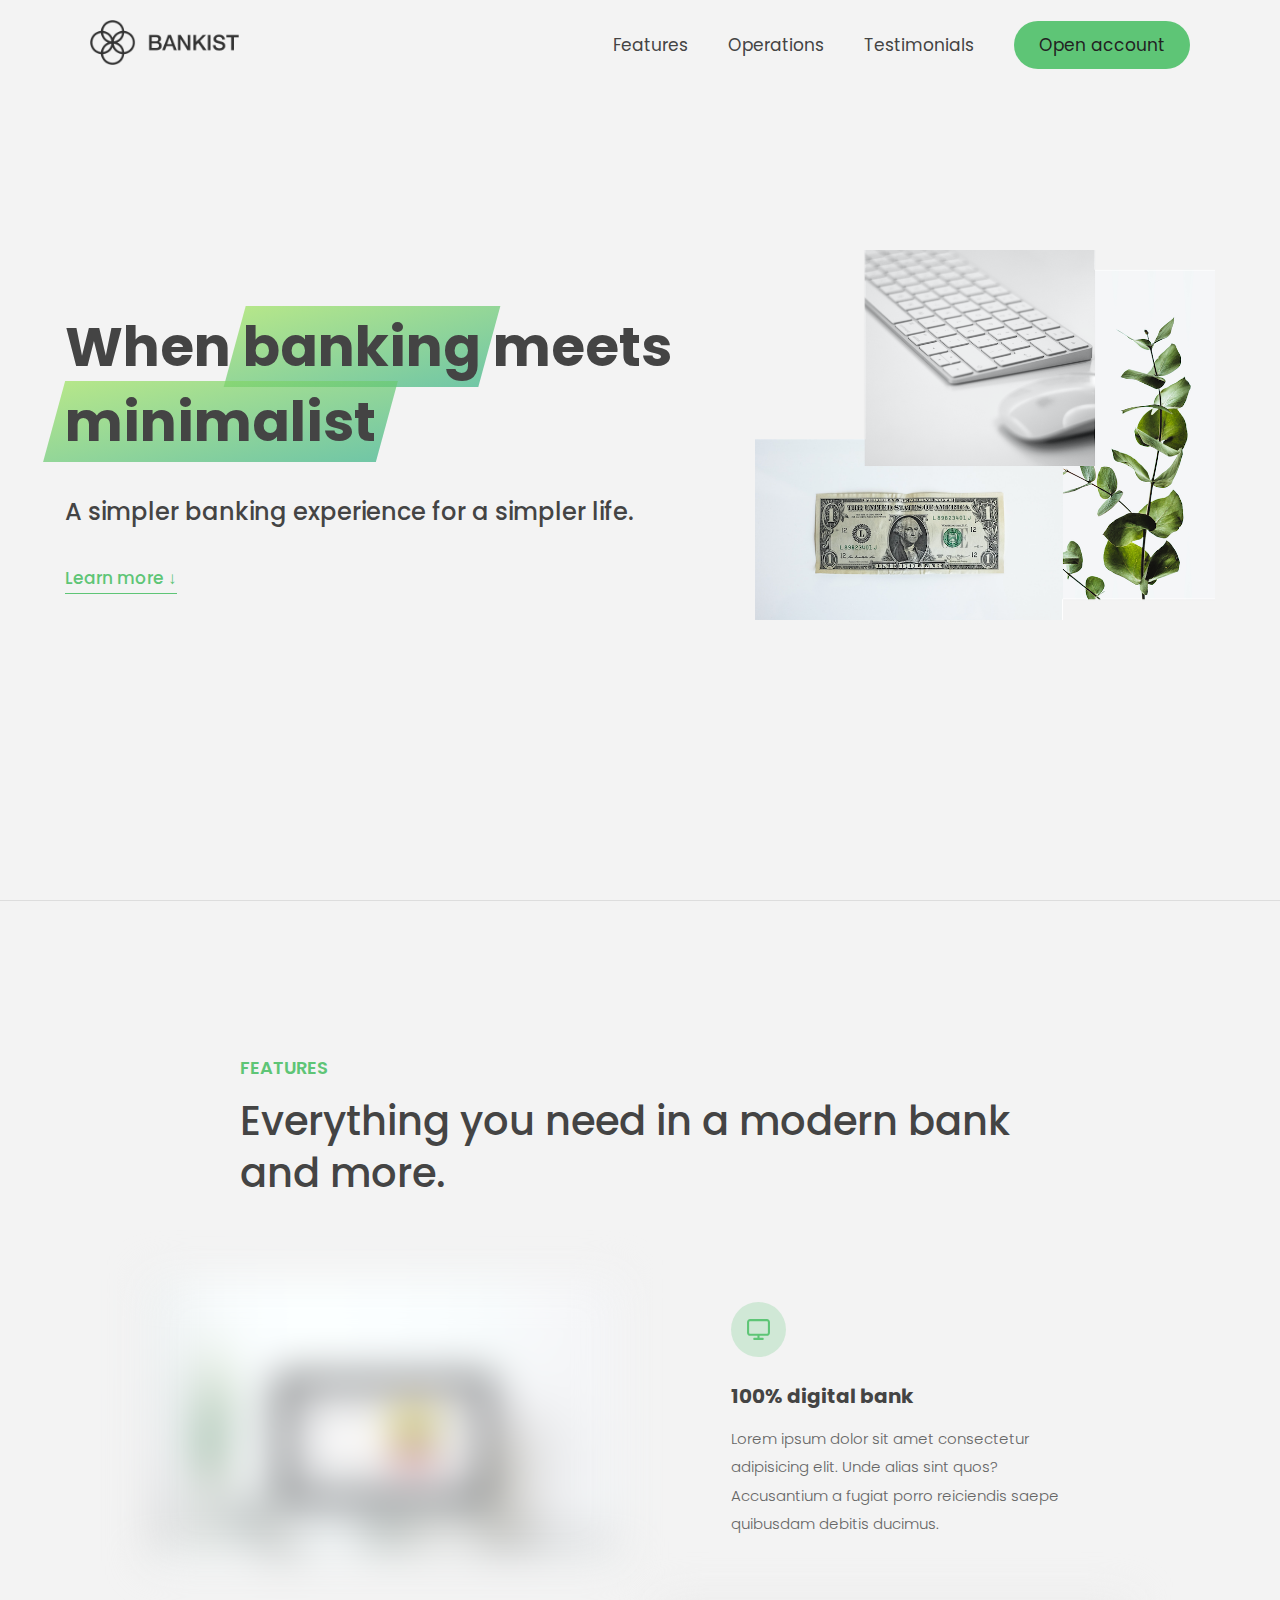
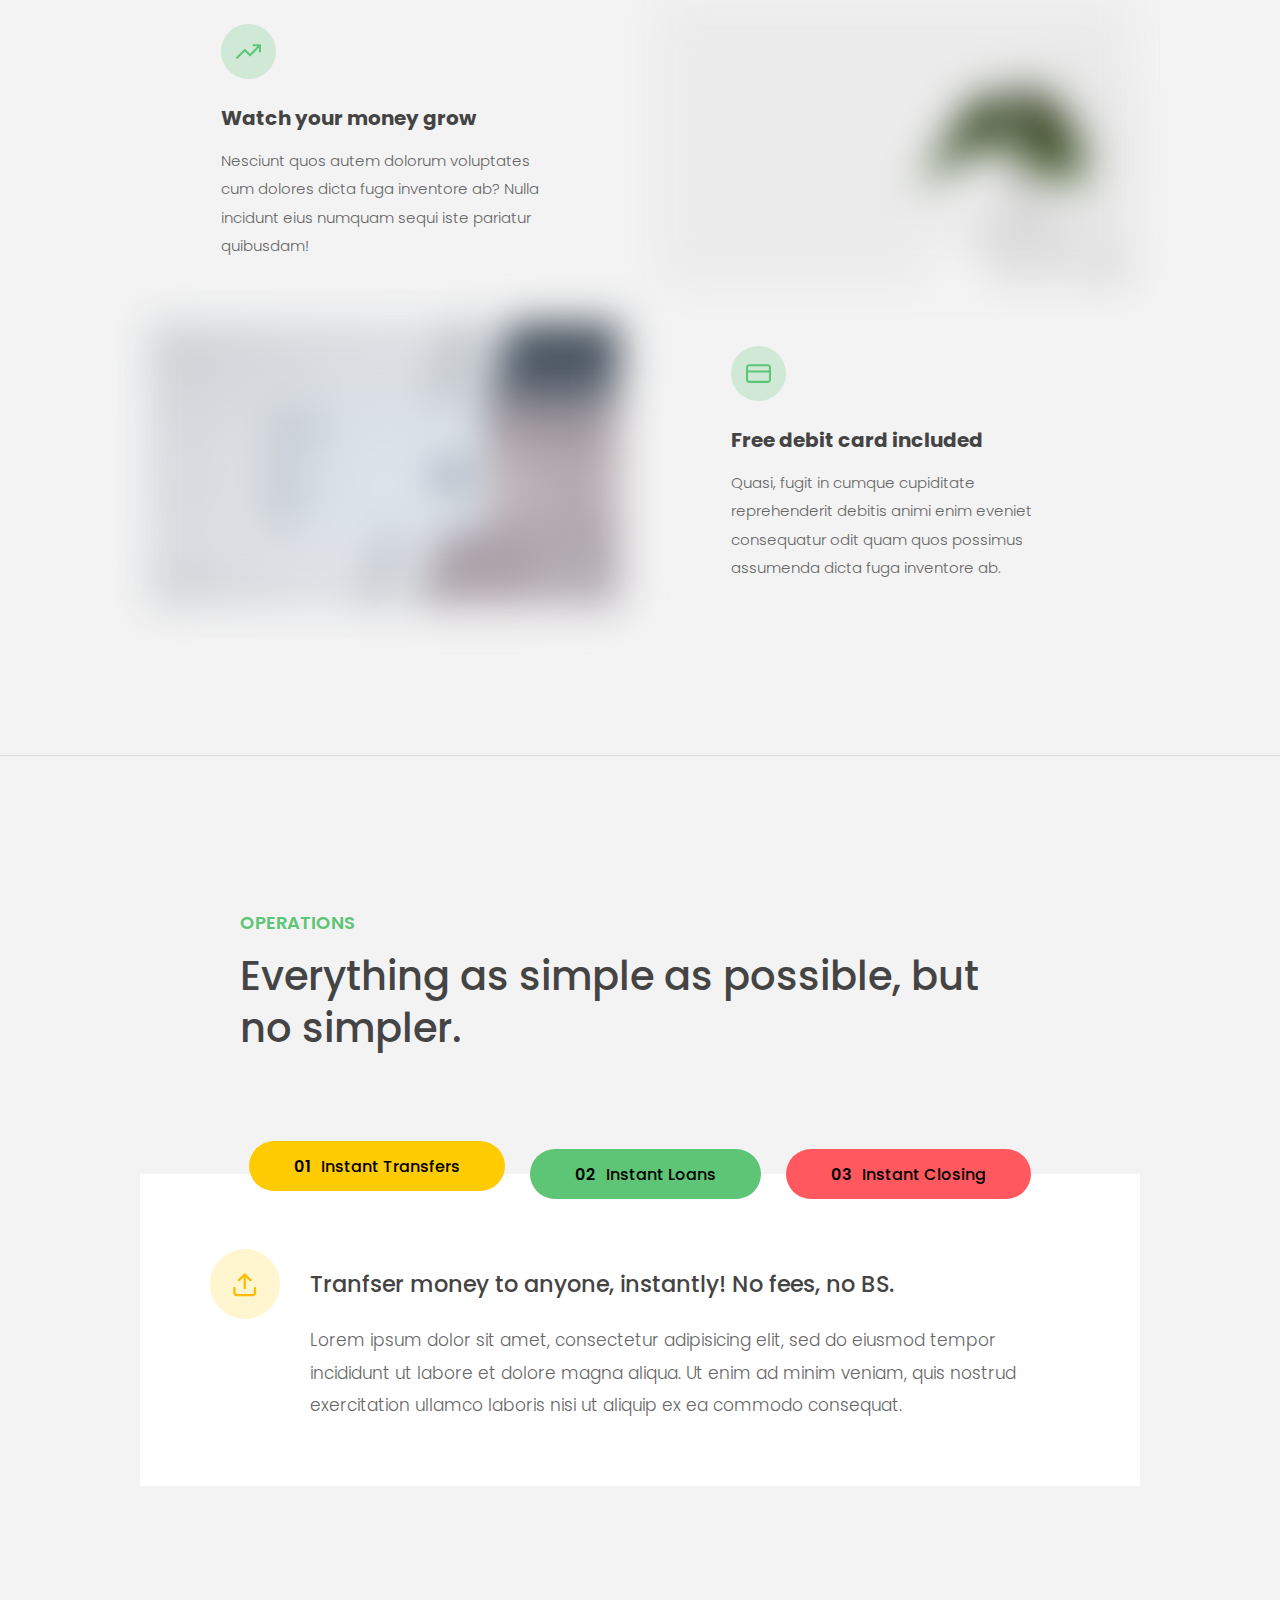
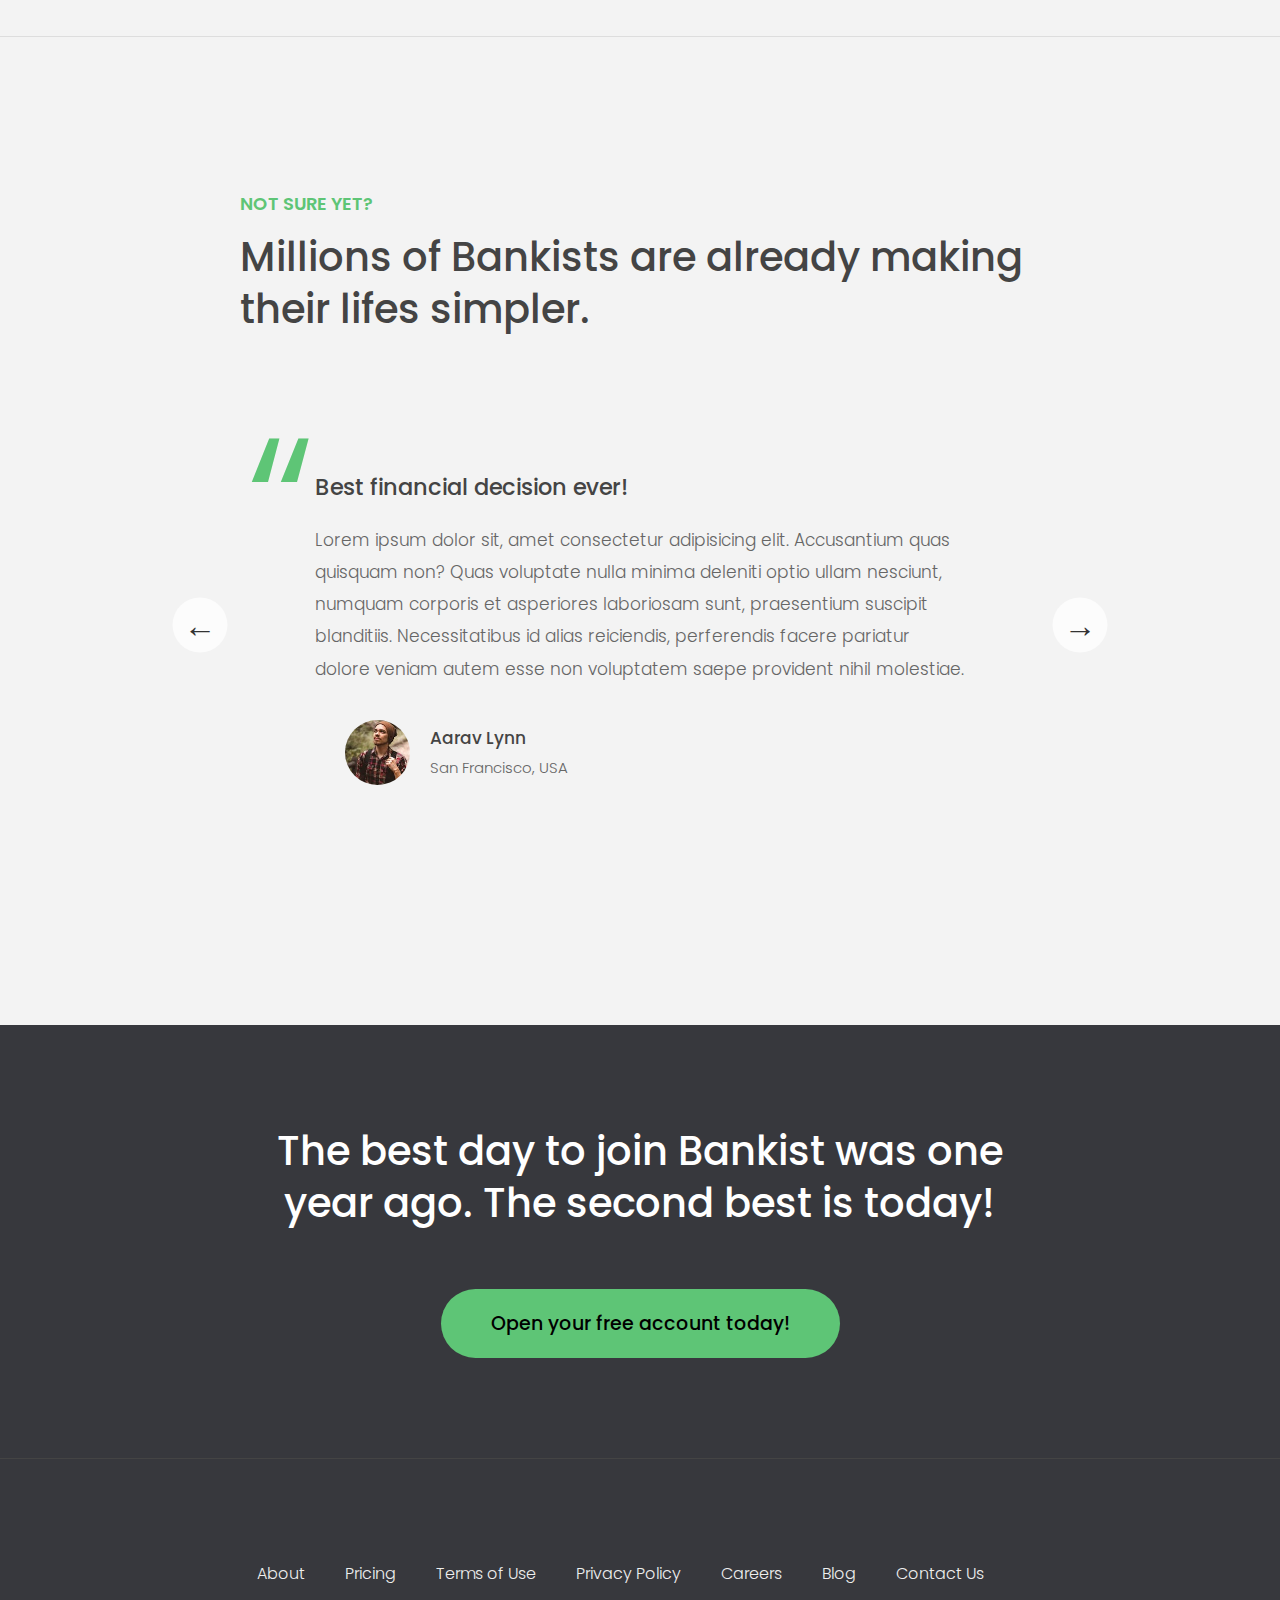
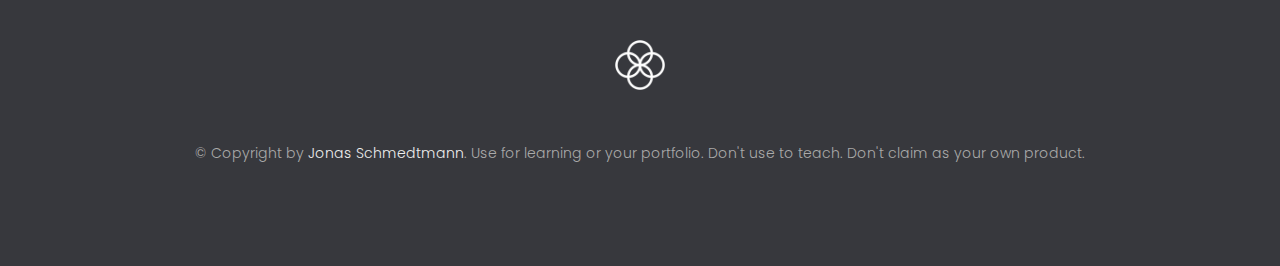
<file: Bankist/index.html>
<!DOCTYPE html>
<html lang="en">
  <head>
    <meta charset="UTF-8" />
    <meta name="viewport" content="width=device-width, initial-scale=1.0" />
    <meta http-equiv="X-UA-Compatible" content="ie=edge" />
    <link rel="shortcut icon" type="image/png" href="img/icon.png" />

    <link
      href="https://fonts.googleapis.com/css?family=Poppins:300,400,500,600&display=swap"
      rel="stylesheet"
    />
    <link rel="stylesheet" href="style.css" />
    <title>Bankist | When Banking meets Minimalist</title>
  </head>
  <body>
    <header class="header">
      <nav class="nav">
        <a href="#">
          <img
            src="img/logo.png"
            alt="Bankist logo"
            class="nav__logo"
            id="logo"
            designer="Harsh"
            data-version-number="3.0"
          />
        </a>
        <ul class="nav__links">
          <li class="nav__item">
            <a class="nav__link" href="#section--1">Features</a>
          </li>
          <li class="nav__item">
            <a class="nav__link" href="#section--2">Operations</a>
          </li>
          <li class="nav__item">
            <a class="nav__link" href="#section--3">Testimonials</a>
          </li>
          <li class="nav__item">
            <a class="nav__link nav__link--btn btn--show-modal" href="#"
              >Open account</a
            >
          </li>
        </ul>
      </nav>

      <div class="header__title">
        <h1>
          When
          <!-- Green highlight effect -->
          <span class="highlight">banking</span>
          meets<br />
          <span class="highlight">minimalist</span>
        </h1>
        <h4>A simpler banking experience for a simpler life.</h4>
        <button class="btn--text btn--scroll-to">Learn more &DownArrow;</button>
        <img
          src="img/hero.png"
          class="header__img"
          alt="Minimalist bank items"
        />
      </div>
    </header>

    <section class="section" id="section--1">
      <div class="section__title">
        <h2 class="section__description">Features</h2>
        <h3 class="section__header">
          Everything you need in a modern bank and more.
        </h3>
      </div>

      <div class="features">
        <img
          src="img/digital-lazy.jpg"
          data-src="img/digital.jpg"
          alt="Computer"
          class="features__img lazy-img"
        />
        <div class="features__feature">
          <div class="features__icon">
            <svg>
              <use xlink:href="img/icons.svg#icon-monitor"></use>
            </svg>
          </div>
          <h5 class="features__header">100% digital bank</h5>
          <p>
            Lorem ipsum dolor sit amet consectetur adipisicing elit. Unde alias
            sint quos? Accusantium a fugiat porro reiciendis saepe quibusdam
            debitis ducimus.
          </p>
        </div>

        <div class="features__feature">
          <div class="features__icon">
            <svg>
              <use xlink:href="img/icons.svg#icon-trending-up"></use>
            </svg>
          </div>
          <h5 class="features__header">Watch your money grow</h5>
          <p>
            Nesciunt quos autem dolorum voluptates cum dolores dicta fuga
            inventore ab? Nulla incidunt eius numquam sequi iste pariatur
            quibusdam!
          </p>
        </div>
        <img
          src="img/grow-lazy.jpg"
          data-src="img/grow.jpg"
          alt="Plant"
          class="features__img lazy-img"
        />

        <img
          src="img/card-lazy.jpg"
          data-src="img/card.jpg"
          alt="Credit card"
          class="features__img lazy-img"
        />
        <div class="features__feature">
          <div class="features__icon">
            <svg>
              <use xlink:href="img/icons.svg#icon-credit-card"></use>
            </svg>
          </div>
          <h5 class="features__header">Free debit card included</h5>
          <p>
            Quasi, fugit in cumque cupiditate reprehenderit debitis animi enim
            eveniet consequatur odit quam quos possimus assumenda dicta fuga
            inventore ab.
          </p>
        </div>
      </div>
    </section>

    <section class="section" id="section--2">
      <div class="section__title">
        <h2 class="section__description">Operations</h2>
        <h3 class="section__header">
          Everything as simple as possible, but no simpler.
        </h3>
      </div>

      <div class="operations">
        <div class="operations__tab-container">
          <button
            class="btn operations__tab operations__tab--1 operations__tab--active"
            data-tab="1"
          >
            <span>01</span>Instant Transfers
          </button>
          <button class="btn operations__tab operations__tab--2" data-tab="2">
            <span>02</span>Instant Loans
          </button>
          <button class="btn operations__tab operations__tab--3" data-tab="3">
            <span>03</span>Instant Closing
          </button>
        </div>
        <div
          class="operations__content operations__content--1 operations__content--active"
        >
          <div class="operations__icon operations__icon--1">
            <svg>
              <use xlink:href="img/icons.svg#icon-upload"></use>
            </svg>
          </div>
          <h5 class="operations__header">
            Tranfser money to anyone, instantly! No fees, no BS.
          </h5>
          <p>
            Lorem ipsum dolor sit amet, consectetur adipisicing elit, sed do
            eiusmod tempor incididunt ut labore et dolore magna aliqua. Ut enim
            ad minim veniam, quis nostrud exercitation ullamco laboris nisi ut
            aliquip ex ea commodo consequat.
          </p>
        </div>

        <div class="operations__content operations__content--2">
          <div class="operations__icon operations__icon--2">
            <svg>
              <use xlink:href="img/icons.svg#icon-home"></use>
            </svg>
          </div>
          <h5 class="operations__header">
            Buy a home or make your dreams come true, with instant loans.
          </h5>
          <p>
            Duis aute irure dolor in reprehenderit in voluptate velit esse
            cillum dolore eu fugiat nulla pariatur. Excepteur sint occaecat
            cupidatat non proident, sunt in culpa qui officia deserunt mollit
            anim id est laborum.
          </p>
        </div>
        <div class="operations__content operations__content--3">
          <div class="operations__icon operations__icon--3">
            <svg>
              <use xlink:href="img/icons.svg#icon-user-x"></use>
            </svg>
          </div>
          <h5 class="operations__header">
            No longer need your account? No problem! Close it instantly.
          </h5>
          <p>
            Excepteur sint occaecat cupidatat non proident, sunt in culpa qui
            officia deserunt mollit anim id est laborum. Ut enim ad minim
            veniam, quis nostrud exercitation ullamco laboris nisi ut aliquip ex
            ea commodo consequat.
          </p>
        </div>
      </div>
    </section>

    <section class="section" id="section--3">
      <div class="section__title section__title--testimonials">
        <h2 class="section__description">Not sure yet?</h2>
        <h3 class="section__header">
          Millions of Bankists are already making their lifes simpler.
        </h3>
      </div>

      <div class="slider">
        <div class="slide slide--1">
          <div class="testimonial">
            <h5 class="testimonial__header">Best financial decision ever!</h5>
            <blockquote class="testimonial__text">
              Lorem ipsum dolor sit, amet consectetur adipisicing elit.
              Accusantium quas quisquam non? Quas voluptate nulla minima
              deleniti optio ullam nesciunt, numquam corporis et asperiores
              laboriosam sunt, praesentium suscipit blanditiis. Necessitatibus
              id alias reiciendis, perferendis facere pariatur dolore veniam
              autem esse non voluptatem saepe provident nihil molestiae.
            </blockquote>
            <address class="testimonial__author">
              <img src="img/user-1.jpg" alt="" class="testimonial__photo" />
              <h6 class="testimonial__name">Aarav Lynn</h6>
              <p class="testimonial__location">San Francisco, USA</p>
            </address>
          </div>
        </div>

        <div class="slide slide--2">
          <div class="testimonial">
            <h5 class="testimonial__header">
              The last step to becoming a complete minimalist
            </h5>
            <blockquote class="testimonial__text">
              Quisquam itaque deserunt ullam, quia ea repellendus provident,
              ducimus neque ipsam modi voluptatibus doloremque, corrupti
              laborum. Incidunt numquam perferendis veritatis neque repellendus.
              Lorem, ipsum dolor sit amet consectetur adipisicing elit. Illo
              deserunt exercitationem deleniti.
            </blockquote>
            <address class="testimonial__author">
              <img src="img/user-2.jpg" alt="" class="testimonial__photo" />
              <h6 class="testimonial__name">Miyah Miles</h6>
              <p class="testimonial__location">London, UK</p>
            </address>
          </div>
        </div>

        <div class="slide slide--3">
          <div class="testimonial">
            <h5 class="testimonial__header">
              Finally free from old-school banks
            </h5>
            <blockquote class="testimonial__text">
              Debitis, nihil sit minus suscipit magni aperiam vel tenetur
              incidunt commodi architecto numquam omnis nulla autem,
              necessitatibus blanditiis modi similique quidem. Odio aliquam
              culpa dicta beatae quod maiores ipsa minus consequatur error sunt,
              deleniti saepe aliquid quos inventore sequi. Necessitatibus id
              alias reiciendis, perferendis facere.
            </blockquote>
            <address class="testimonial__author">
              <img src="img/user-3.jpg" alt="" class="testimonial__photo" />
              <h6 class="testimonial__name">Francisco Gomes</h6>
              <p class="testimonial__location">Lisbon, Portugal</p>
            </address>
          </div>
        </div>

        <!-- <div class="slide"><img src="img/img-1.jpg" alt="Photo 1" /></div>
        <div class="slide"><img src="img/img-2.jpg" alt="Photo 2" /></div>
        <div class="slide"><img src="img/img-3.jpg" alt="Photo 3" /></div>
        <div class="slide"><img src="img/img-4.jpg" alt="Photo 4" /></div> -->
        <button class="slider__btn slider__btn--left">&larr;</button>
        <button class="slider__btn slider__btn--right">&rarr;</button>
        <div class="dots"></div>
      </div>
    </section>

    <section class="section section--sign-up">
      <div class="section__title">
        <h3 class="section__header">
          The best day to join Bankist was one year ago. The second best is
          today!
        </h3>
      </div>
      <button class="btn btn--show-modal">Open your free account today!</button>
    </section>

    <footer class="footer">
      <ul class="footer__nav">
        <li class="footer__item">
          <a class="footer__link" href="#">About</a>
        </li>
        <li class="footer__item">
          <a class="footer__link" href="#">Pricing</a>
        </li>
        <li class="footer__item">
          <a class="footer__link" href="#">Terms of Use</a>
        </li>
        <li class="footer__item">
          <a class="footer__link" href="#">Privacy Policy</a>
        </li>
        <li class="footer__item">
          <a class="footer__link" href="#">Careers</a>
        </li>
        <li class="footer__item">
          <a class="footer__link" href="#">Blog</a>
        </li>
        <li class="footer__item">
          <a class="footer__link" href="#">Contact Us</a>
        </li>
      </ul>
      <img src="img/icon.png" alt="Logo" class="footer__logo" />
      <p class="footer__copyright">
        &copy; Copyright by
        <a
          class="footer__link twitter-link"
          target="_blank"
          href="https://twitter.com/jonasschmedtman"
          >Jonas Schmedtmann</a
        >. Use for learning or your portfolio. Don't use to teach. Don't claim
        as your own product.
      </p>
    </footer>

    <div class="modal hidden">
      <button class="btn--close-modal">&times;</button>
      <h2 class="modal__header">
        Open your bank account <br />
        in just <span class="highlight">5 minutes</span>
      </h2>
      <form class="modal__form">
        <label>First Name</label>
        <input type="text" />
        <label>Last Name</label>
        <input type="text" />
        <label>Email Address</label>
        <input type="email" />
        <button class="btn">Next step &rarr;</button>
      </form>
    </div>
    <div class="overlay hidden"></div>

    <script src="script.js"></script>
  </body>
</html>
</file>
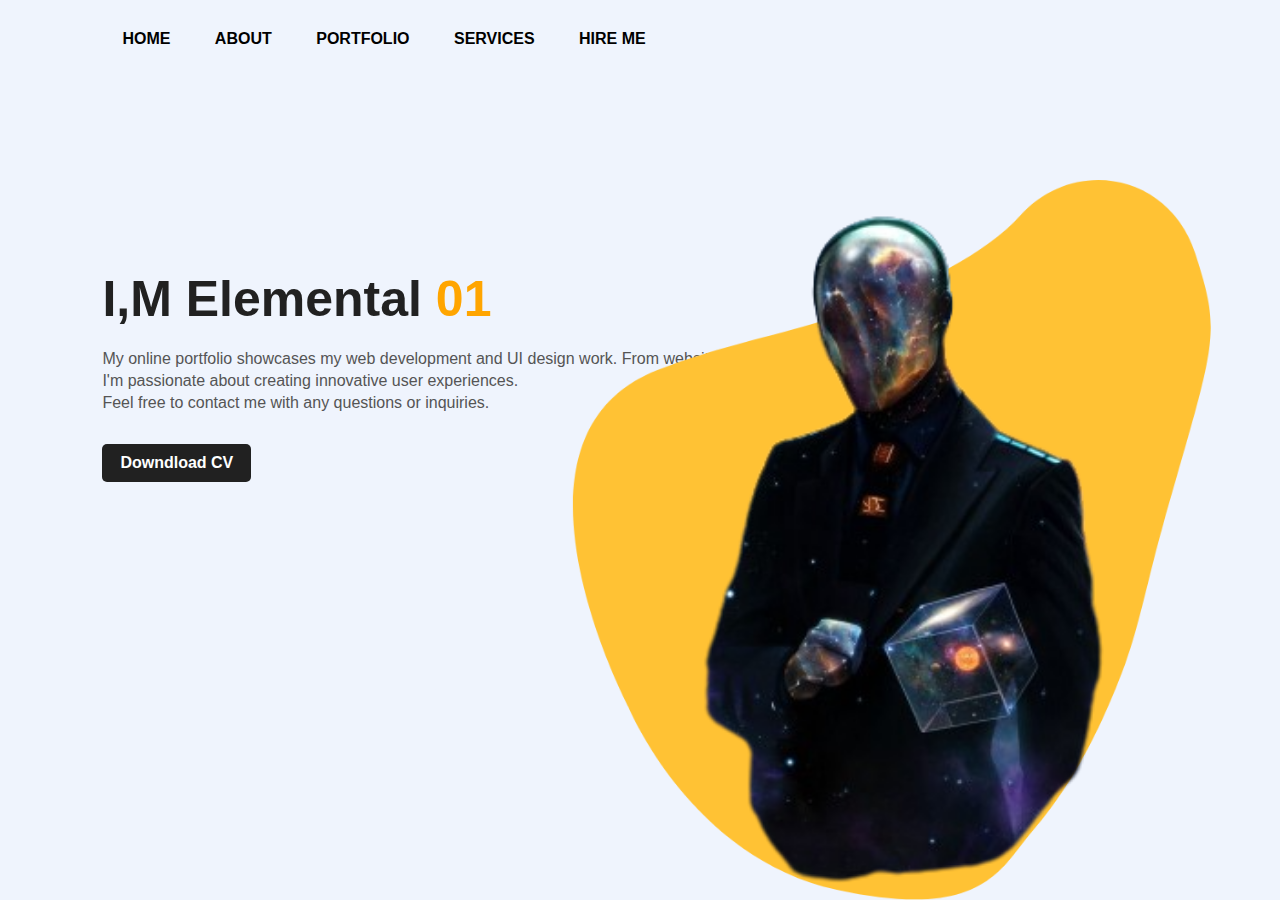
<file: portfolio/index.html>
<!DOCTYPE html>
<html lang="en">
<head>
    <meta charset="UTF-8">
    <meta http-equiv="X-UA-Compatible" content="IE=edge">
    <meta name="viewport" content="width=device-width, initial-scale=1.0">
    <title>Portfolio Website</title>
    <link rel="stylesheet" href="styles.css">
    <link rel="stylesheet" href="https://cdnjs.cloudflare.com/ajax/libs/font-awesome/5.15.3/css/all.min.css" integrity="sha512-iBBXm8fW90+nuLcSKlbmrPcLa0OT92xO1BIsZ+ywDWZCvqsWgccV3gFoRBv0z+8dLJgyAHIhR35VZc2oM/gI1w==" crossorigin="anonymous" referrerpolicy="no-referrer" />
</head>
<body>
    <div class="hero">
        <nav>
            <ul>
                <li><a href="#">HOME</a></li>
                <li><a href="#">ABOUT</a></li>
                <li><a href="#">PORTFOLIO</a></li>
                <li><a href="#">SERVICES</a></li>
                <li><a href="#">HIRE ME</a></li>
            </ul>
        </nav>
        <div class="detel">
            <h1>I,M Elemental <span>01</span></h1>
            <p>My online portfolio showcases my web development and UI design work. From websites to mobile apps, <br> I'm passionate about creating innovative user experiences.<br>
                Feel free to contact me with any questions or inquiries. </p>
            <a href="#">Downdload CV</a>
        </div>
        <div class="images">
            <img src="images/shape.png" class="shape">
            <img src="images/elemental.png" class="elemental">
        </div>
        <div class="social">
           <a href="#"><i class="fab fa-instagram"></i></a>
           <a href="#"><i class="fab fa-github"></i></a>
           <a href="#"><i class="fab fa-twitter"></i></a>
        </div>
    </div>
</body>
</html>
</file>
<file: Bankist/style.css>
/* The page is NOT responsive. You can implement responsiveness yourself if you wanna have some fun 😃 */

:root {
  --color-primary: #5ec576;
  --color-secondary: #ffcb03;
  --color-tertiary: #ff585f;
  --color-primary-darker: #4bbb7d;
  --color-secondary-darker: #ffbb00;
  --color-tertiary-darker: #fd424b;
  --color-primary-opacity: #5ec5763a;
  --color-secondary-opacity: #ffcd0331;
  --color-tertiary-opacity: #ff58602d;
  --gradient-primary: linear-gradient(to top left, #39b385, #9be15d);
  --gradient-secondary: linear-gradient(to top left, #ffb003, #ffcb03);
}

* {
  margin: 0;
  padding: 0;
  box-sizing: inherit;
}

html {
  font-size: 62.5%;
  box-sizing: border-box;
}

body {
  font-family: 'Poppins', sans-serif;
  font-weight: 300;
  color: #444;
  line-height: 1.9;
  background-color: #f3f3f3;
}
.nav__logo {
  transition: all 0.3s ease-in-out;
}

/* GENERAL ELEMENTS */
.section {
  padding: 15rem 3rem;
  border-top: 1px solid #ddd;

  transition: transform 1s, opacity 1s;
}

.section--hidden {
  opacity: 0;
  transform: translateY(8rem);
}

.section__title {
  max-width: 80rem;
  margin: 0 auto 8rem auto;
}

.section__description {
  font-size: 1.8rem;
  font-weight: 600;
  text-transform: uppercase;
  color: var(--color-primary);
  margin-bottom: 1rem;
}

.section__header {
  font-size: 4rem;
  line-height: 1.3;
  font-weight: 500;
}

.btn {
  display: inline-block;
  background-color: var(--color-primary);
  font-size: 1.6rem;
  font-family: inherit;
  font-weight: 500;
  border: none;
  padding: 1.25rem 4.5rem;
  border-radius: 10rem;
  cursor: pointer;
  transition: all 0.3s;
}

.btn:hover {
  background-color: var(--color-primary-darker);
}

.btn--text {
  display: inline-block;
  background: none;
  font-size: 1.7rem;
  font-family: inherit;
  font-weight: 500;
  color: var(--color-primary);
  border: none;
  border-bottom: 1px solid currentColor;
  padding-bottom: 2px;
  cursor: pointer;
  transition: all 0.3s;
}

p {
  color: #666;
}

/* This is BAD for accessibility! Don't do in the real world! */
button:focus {
  outline: none;
}

img {
  transition: filter 0.5s;
}

.lazy-img {
  filter: blur(20px);
}

/* NAVIGATION */
.nav {
  display: flex;
  justify-content: space-between;
  align-items: center;
  height: 9rem;
  width: 100%;
  padding: 0 6rem;
  z-index: 100;
}

/* nav and stickly class at the same time */
.nav.sticky {
  position: fixed;
  background-color: rgba(255, 255, 255, 0.95);
}

.nav__logo {
  height: 4.5rem;
  transition: all 0.3s;
}

.nav__links {
  display: flex;
  align-items: center;
  list-style: none;
}

.nav__item {
  margin-left: 4rem;
}

.nav__link:link,
.nav__link:visited {
  font-size: 1.7rem;
  font-weight: 400;
  color: inherit;
  text-decoration: none;
  display: block;
  transition: all 0.3s;
}

.nav__link--btn:link,
.nav__link--btn:visited {
  padding: 0.8rem 2.5rem;
  border-radius: 3rem;
  background-color: var(--color-primary);
  color: #222;
}

.nav__link--btn:hover,
.nav__link--btn:active {
  color: inherit;
  background-color: var(--color-primary-darker);
  color: #333;
}

/* HEADER */
.header {
  padding: 0 3rem;
  height: 100vh;
  display: flex;
  flex-direction: column;
  align-items: center;
}

.header__title {
  flex: 1;

  max-width: 115rem;
  display: grid;
  grid-template-columns: 3fr 2fr;
  row-gap: 3rem;
  align-content: center;
  justify-content: center;

  align-items: start;
  justify-items: start;
}

h1 {
  font-size: 5.5rem;
  line-height: 1.35;
}

h4 {
  font-size: 2.4rem;
  font-weight: 500;
}

.header__img {
  width: 100%;
  grid-column: 2 / 3;
  grid-row: 1 / span 4;
  transform: translateY(-6rem);
}

.highlight {
  position: relative;
}

.highlight::after {
  display: block;
  content: '';
  position: absolute;
  bottom: 0;
  left: 0;
  height: 100%;
  width: 100%;
  z-index: -1;
  opacity: 0.7;
  transform: scale(1.07, 1.05) skewX(-15deg);
  background-image: var(--gradient-primary);
}

/* FEATURES */
.features {
  display: grid;
  grid-template-columns: 1fr 1fr;
  gap: 4rem;
  margin: 0 12rem;
}

.features__img {
  width: 100%;
}

.features__feature {
  align-self: center;
  justify-self: center;
  width: 70%;
  font-size: 1.5rem;
}

.features__icon {
  display: flex;
  align-items: center;
  justify-content: center;
  background-color: var(--color-primary-opacity);
  height: 5.5rem;
  width: 5.5rem;
  border-radius: 50%;
  margin-bottom: 2rem;
}

.features__icon svg {
  height: 2.5rem;
  width: 2.5rem;
  fill: var(--color-primary);
}

.features__header {
  font-size: 2rem;
  margin-bottom: 1rem;
}

/* OPERATIONS */
.operations {
  max-width: 100rem;
  margin: 12rem auto 0 auto;

  background-color: #fff;
}

.operations__tab-container {
  display: flex;
  justify-content: center;
}

.operations__tab {
  margin-right: 2.5rem;
  transform: translateY(-50%);
}

.operations__tab span {
  margin-right: 1rem;
  font-weight: 600;
  display: inline-block;
}

.operations__tab--1 {
  background-color: var(--color-secondary);
}

.operations__tab--1:hover {
  background-color: var(--color-secondary-darker);
}

.operations__tab--3 {
  background-color: var(--color-tertiary);
  margin: 0;
}

.operations__tab--3:hover {
  background-color: var(--color-tertiary-darker);
}

.operations__tab--active {
  transform: translateY(-66%);
}

.operations__content {
  display: none;

  /* JUST PRESENTATIONAL */
  font-size: 1.7rem;
  padding: 2.5rem 7rem 6.5rem 7rem;
}

.operations__content--active {
  display: grid;
  grid-template-columns: 7rem 1fr;
  column-gap: 3rem;
  row-gap: 0.5rem;
}

.operations__header {
  font-size: 2.25rem;
  font-weight: 500;
  align-self: center;
}

.operations__icon {
  display: flex;
  align-items: center;
  justify-content: center;
  height: 7rem;
  width: 7rem;
  border-radius: 50%;
}

.operations__icon svg {
  height: 2.75rem;
  width: 2.75rem;
}

.operations__content p {
  grid-column: 2;
}

.operations__icon--1 {
  background-color: var(--color-secondary-opacity);
}
.operations__icon--2 {
  background-color: var(--color-primary-opacity);
}
.operations__icon--3 {
  background-color: var(--color-tertiary-opacity);
}
.operations__icon--1 svg {
  fill: var(--color-secondary-darker);
}
.operations__icon--2 svg {
  fill: var(--color-primary);
}
.operations__icon--3 svg {
  fill: var(--color-tertiary);
}

/* SLIDER */
.slider {
  max-width: 100rem;
  height: 50rem;
  margin: 0 auto;
  position: relative;

  /* IN THE END */
  overflow: hidden;
}

.slide {
  position: absolute;
  top: 0;
  width: 100%;
  height: 50rem;

  display: flex;
  align-items: center;
  justify-content: center;

  /* THIS creates the animation! */
  transition: transform 1s;
}

.slide > img {
  /* Only for images that have different size than slide */
  width: 100%;
  height: 100%;
  object-fit: cover;
}

.slider__btn {
  position: absolute;
  top: 50%;
  z-index: 10;

  border: none;
  background: rgba(255, 255, 255, 0.7);
  font-family: inherit;
  color: #333;
  border-radius: 50%;
  height: 5.5rem;
  width: 5.5rem;
  font-size: 3.25rem;
  cursor: pointer;
}

.slider__btn--left {
  left: 6%;
  transform: translate(-50%, -50%);
}

.slider__btn--right {
  right: 6%;
  transform: translate(50%, -50%);
}

.dots {
  position: absolute;
  bottom: 5%;
  left: 50%;
  transform: translateX(-50%);
  display: flex;
}

.dots__dot {
  border: none;
  background-color: #b9b9b9;
  opacity: 0.7;
  height: 1rem;
  width: 1rem;
  border-radius: 50%;
  margin-right: 1.75rem;
  cursor: pointer;
  transition: all 0.5s;

  /* Only necessary when overlying images */
  /* box-shadow: 0 0.6rem 1.5rem rgba(0, 0, 0, 0.7); */
}

.dots__dot:last-child {
  margin: 0;
}

.dots__dot--active {
  /* background-color: #fff; */
  background-color: #888;
  opacity: 1;
}

/* TESTIMONIALS */
.testimonial {
  width: 65%;
  position: relative;
}

.testimonial::before {
  content: '\201C';
  position: absolute;
  top: -5.7rem;
  left: -6.8rem;
  line-height: 1;
  font-size: 20rem;
  font-family: inherit;
  color: var(--color-primary);
  z-index: -1;
}

.testimonial__header {
  font-size: 2.25rem;
  font-weight: 500;
  margin-bottom: 1.5rem;
}

.testimonial__text {
  font-size: 1.7rem;
  margin-bottom: 3.5rem;
  color: #666;
}

.testimonial__author {
  margin-left: 3rem;
  font-style: normal;

  display: grid;
  grid-template-columns: 6.5rem 1fr;
  column-gap: 2rem;
}

.testimonial__photo {
  grid-row: 1 / span 2;
  width: 6.5rem;
  border-radius: 50%;
}

.testimonial__name {
  font-size: 1.7rem;
  font-weight: 500;
  align-self: end;
  margin: 0;
}

.testimonial__location {
  font-size: 1.5rem;
}

.section__title--testimonials {
  margin-bottom: 4rem;
}

/* SIGNUP */
.section--sign-up {
  background-color: #37383d;
  border-top: none;
  border-bottom: 1px solid #444;
  text-align: center;
  padding: 10rem 3rem;
}

.section--sign-up .section__header {
  color: #fff;
  text-align: center;
}

.section--sign-up .section__title {
  margin-bottom: 6rem;
}

.section--sign-up .btn {
  font-size: 1.9rem;
  padding: 2rem 5rem;
}

/* FOOTER */
.footer {
  padding: 10rem 3rem;
  background-color: #37383d;
}

.footer__nav {
  list-style: none;
  display: flex;
  justify-content: center;
  margin-bottom: 5rem;
}

.footer__item {
  margin-right: 4rem;
}

.footer__link {
  font-size: 1.6rem;
  color: #eee;
  text-decoration: none;
}

.footer__logo {
  height: 5rem;
  display: block;
  margin: 0 auto;
  margin-bottom: 5rem;
}

.footer__copyright {
  font-size: 1.4rem;
  color: #aaa;
  text-align: center;
}

.footer__copyright .footer__link {
  font-size: 1.4rem;
}

/* MODAL WINDOW */
.modal {
  position: fixed;
  top: 50%;
  left: 50%;
  transform: translate(-50%, -50%);
  max-width: 60rem;
  background-color: #f3f3f3;
  padding: 5rem 6rem;
  box-shadow: 0 4rem 6rem rgba(0, 0, 0, 0.3);
  z-index: 1000;
  transition: all 0.5s;
}

.overlay {
  position: fixed;
  top: 0;
  left: 0;
  width: 100%;
  height: 100%;
  background-color: rgba(0, 0, 0, 0.5);
  backdrop-filter: blur(4px);
  z-index: 100;
  transition: all 0.5s;
}

.modal__header {
  font-size: 3.25rem;
  margin-bottom: 4.5rem;
  line-height: 1.5;
}

.modal__form {
  margin: 0 3rem;
  display: grid;
  grid-template-columns: 1fr 2fr;
  align-items: center;
  gap: 2.5rem;
}

.modal__form label {
  font-size: 1.7rem;
  font-weight: 500;
}

.modal__form input {
  font-size: 1.7rem;
  padding: 1rem 1.5rem;
  border: 1px solid #ddd;
  border-radius: 0.5rem;
}

.modal__form button {
  grid-column: 1 / span 2;
  justify-self: center;
  margin-top: 1rem;
}

.btn--close-modal {
  font-family: inherit;
  color: inherit;
  position: absolute;
  top: 0.5rem;
  right: 2rem;
  font-size: 4rem;
  cursor: pointer;
  border: none;
  background: none;
}

.hidden {
  visibility: hidden;
  opacity: 0;
}

/* COOKIE MESSAGE */
.cookie-message {
  display: flex;
  align-items: center;
  justify-content: space-evenly;
  width: 100%;
  background-color: white;
  color: #bbb;
  font-size: 1.5rem;
  font-weight: 400;
}
</file>
<file: portfolio/styles.css>
* {
  margin: 0;
  padding: 0;
  font-family: sans-serif;
}

.hero {
  position: relative;
  width: 100%;
  height: 100vh;
  background: #eff4fd;
  position: relative;
}

nav {
  display: flex;
  width: 84%;
  margin: auto;
  padding: 20px 0;
  align-items: center;
  justify-content: space-between;
}

.logo {
  width: 8em;
  cursor: pointer;
}

nav ul li {
  display: inline-block;
  list-style: none;
  margin: 10px 20px;
}

nav ul li a {
  text-decoration: none;
  color: #000;
  font-weight: bold;
}

nav ul li a:hover {
  color: red;
}

.detel {
  margin-left: 8%;
  margin-top: 15%;
}

.detel h1 {
  font-size: 50px;
  color: #212121;
  margin-bottom: 20px;
}

span {
  color: orange;
}

.detel p {
  color: #555;
  line-height: 22px;
}

.detel a {
  background: #212121;
  padding: 10px 18px;
  text-decoration: none;
  font-weight: bold;
  color: #fff;
  display: inline-block;
  margin: 30px 0;
  border-radius: 5px;
}

.images {
  width: 45%;
  height: 80%;
  position: absolute;
  bottom: 0;
  right: 100px;
}

.images img {
  height: 100%;
  position: absolute;
  left: 50%;
  bottom: 0;
  transform: translateX(-50%);
  transition: bottom 1s, left 1s;
}

.images:hover .shape {
  bottom: 40px;
}
.images:hover .elemental {
  left: 45%;
}

.social {
  margin-left: 8%;
  margin-top: 100px;
}

.social a {
  font-size: 30px;
  color: #212121;
  margin-right: 20px;
}

.social a:hover {
  color: orange;
}
.detel > a:hover {
  background-color: orange;
}
</file>
